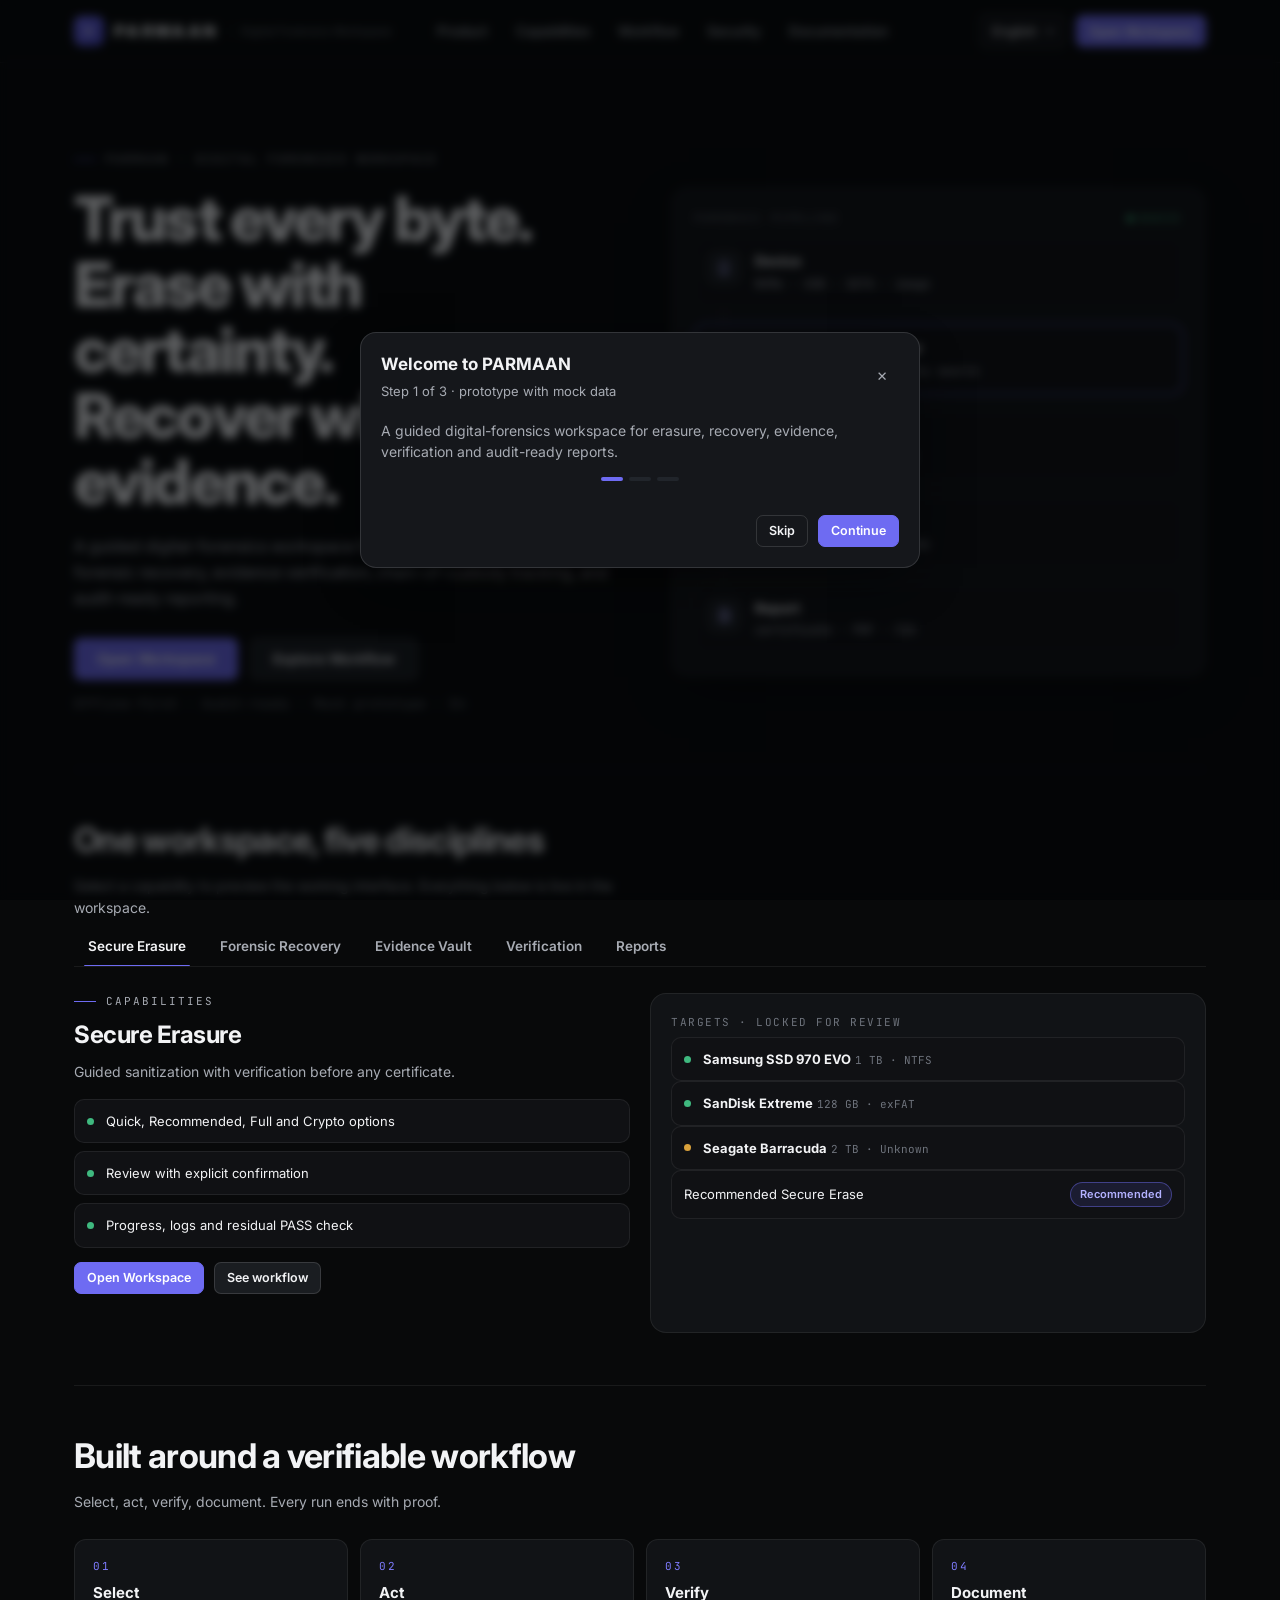
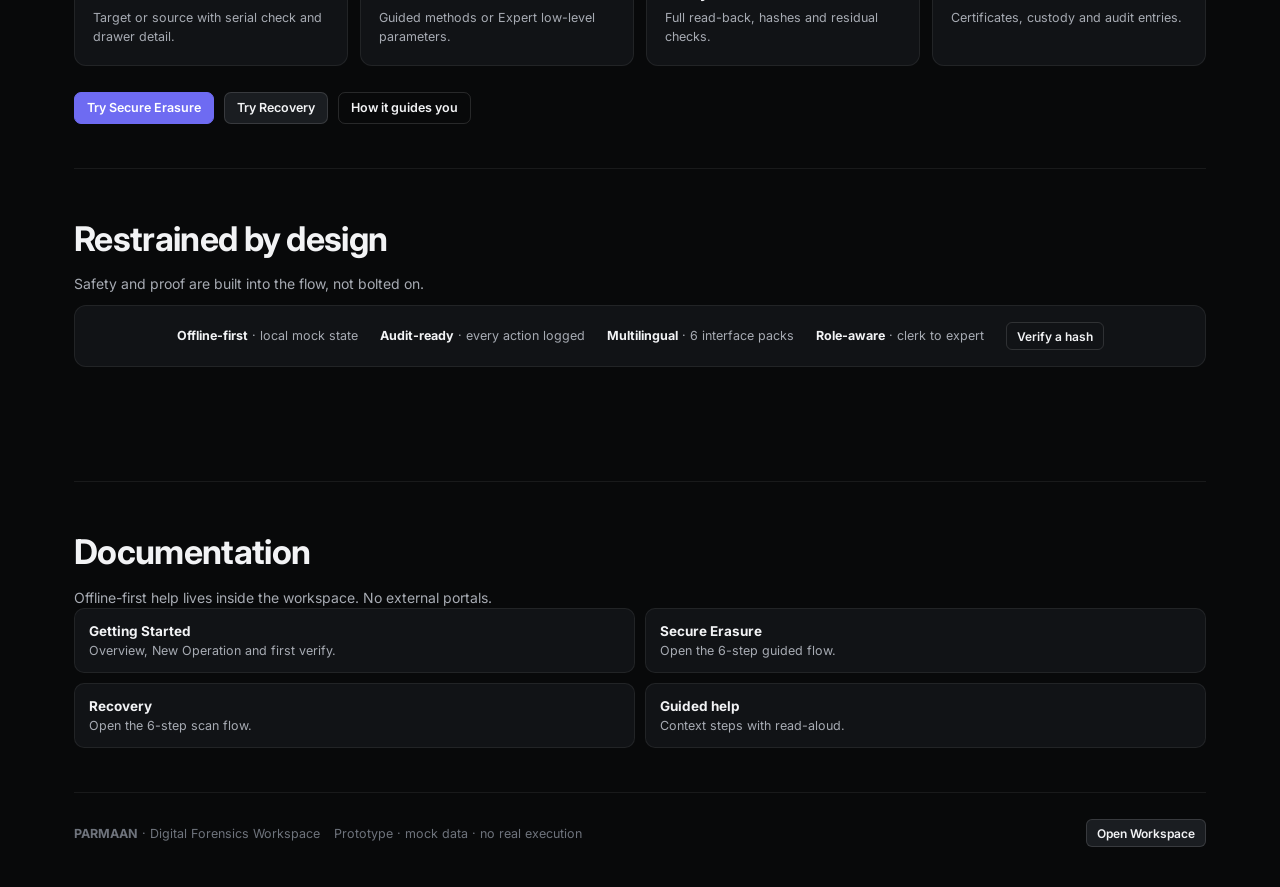
<file: index.html>
<!DOCTYPE html>
<html lang="en">
<head>
<meta charset="UTF-8">
<meta name="viewport" content="width=device-width, initial-scale=1">
<title>PARMAAN — Digital Forensics Workspace</title>
<meta name="description" content="PARMAAN — a guided digital-forensics workspace for secure data sanitization, forensic recovery, evidence verification, chain-of-custody tracking, and audit-ready reporting.">
<link rel="preconnect" href="https://fonts.googleapis.com">
<link rel="preconnect" href="https://fonts.gstatic.com" crossorigin>
<link href="https://fonts.googleapis.com/css2?family=Inter:wght@400;500;600;700;800&family=JetBrains+Mono:wght@400;500;600&family=Noto+Sans+Devanagari:wght@400;500;600;700&family=Noto+Sans+Bengali:wght@400;600&family=Noto+Sans+Tamil:wght@400;600&family=Noto+Sans+Telugu:wght@400;600&display=swap" rel="stylesheet">
<link rel="stylesheet" href="./style.css">
<link rel="icon" href="data:image/svg+xml,%3Csvg xmlns='http://www.w3.org/2000/svg' viewBox='0 0 32 32'%3E%3Crect width='32' height='32' rx='8' fill='%236E6BF2'/%3E%3Cpath d='M10 22V10h6.5c2.8 0 4.5 1.5 4.5 3.8 0 1.7-1 3-2.6 3.5L21.5 22h-3.4l-2.6-4.2H13V22h-3zm3-6.8h3.2c1.2 0 1.9-.6 1.9-1.5s-.7-1.5-1.9-1.5H13v3z' fill='white'/%3E%3C/svg%3E">
</head>
<body>
<a class="skip-link" href="#main-content">Skip to content</a>
<div id="app" aria-live="polite"></div>
<div id="overlay-root"></div>
<div id="toast-root" aria-live="assertive" aria-atomic="false"></div>
<script src="./data.js"></script>
<script src="./services.js"></script>
<script src="./app.js"></script>
</body>
</html>
</file>
<file: style.css>
/* PARMAAN — Digital Forensics Workspace · restrained dark system */
:root{
  --bg:#08090A; --bg2:#0B0C0E; --bg3:#101114;
  --s1:#111316; --s2:#15171B; --s3:#1A1D21; --s4:#21252B;
  --line:rgba(255,255,255,.07); --line2:rgba(255,255,255,.13);
  --txt:#F2F3F5; --mut:#A7ABB3; --dim:#6E737C;
  --acc:#6E6BF2; --acc-h:#7F7CFF; --acc-soft:rgba(110,107,242,.13); --acc-line:rgba(110,107,242,.45);
  --ok:#3FB97F; --ok-soft:rgba(63,185,127,.12);
  --warn:#D9A13B; --warn-soft:rgba(217,161,59,.12);
  --bad:#E0605E; --bad-soft:rgba(224,96,94,.12);
  --info:#5B9CF5; --info-soft:rgba(91,156,245,.12);
  --r-s:7px; --r-m:12px; --r-l:16px;
  --font:'Inter',system-ui,-apple-system,'Noto Sans Devanagari','Noto Sans Bengali','Noto Sans Tamil','Noto Sans Telugu',sans-serif;
  --mono:'JetBrains Mono',ui-monospace,SFMono-Regular,Menlo,monospace;
  --ease:cubic-bezier(.2,.7,.3,1);
  --shadow:0 18px 50px -18px rgba(0,0,0,.7);
}
*{box-sizing:border-box}
svg{box-sizing:border-box;vertical-align:middle}
html{background:var(--bg);scroll-behavior:smooth}
body{margin:0;background:var(--bg);color:var(--txt);font-family:var(--font);font-size:14px;line-height:1.55;-webkit-font-smoothing:antialiased;min-height:100vh}
::selection{background:rgba(110,107,242,.35)}
a{color:var(--acc-h)}
button{font-family:inherit}
:focus-visible{outline:2px solid var(--acc);outline-offset:2px;border-radius:6px}
.skip-link{position:fixed;left:-999px;top:8px;z-index:200;background:var(--acc);color:#fff;padding:8px 14px;border-radius:8px}
.skip-link:focus{left:8px}
.mono{font-family:var(--mono)}
.muted{color:var(--mut)} .dim{color:var(--dim)}
.sr{position:absolute;width:1px;height:1px;overflow:hidden;clip:rect(0 0 0 0);white-space:nowrap}

/* ---------- primitives ---------- */
.btn{display:inline-flex;align-items:center;justify-content:center;gap:8px;height:38px;padding:0 16px;border-radius:var(--r-s);border:1px solid var(--line2);background:var(--s3);color:var(--txt);font-size:13.5px;font-weight:600;cursor:pointer;transition:all .18s var(--ease);white-space:nowrap;text-decoration:none}
.btn:hover{border-color:rgba(255,255,255,.24);background:var(--s4);transform:translateY(-1px)}
.btn:active{transform:translateY(0)}
.btn:disabled{opacity:.42;cursor:not-allowed;transform:none}
.btn.primary{background:var(--acc);border-color:var(--acc);color:#fff}
.btn.primary:hover{background:var(--acc-h);border-color:var(--acc-h)}
.btn.danger{background:transparent;border-color:rgba(224,96,94,.5);color:#F08583}
.btn.danger:hover{background:var(--bad-soft)}
.btn.solid-danger{background:#C84B49;border-color:#C84B49;color:#fff}
.btn.ghost{background:transparent}
.btn.sm{height:32px;padding:0 12px;font-size:12.5px}
.btn.xs{height:28px;padding:0 10px;font-size:12px;border-radius:6px}
.btn.block{width:100%}
.btn svg{width:15px;height:15px;flex:none}
.icon-btn{display:inline-flex;align-items:center;justify-content:center;width:34px;height:34px;border-radius:var(--r-s);border:1px solid transparent;background:transparent;color:var(--mut);cursor:pointer;transition:all .15s var(--ease);position:relative}
.icon-btn:hover{background:var(--s3);color:var(--txt);border-color:var(--line)}
.icon-btn svg{width:17px;height:17px}
.icon-btn .dot{position:absolute;top:7px;right:8px;width:7px;height:7px;border-radius:50%;background:var(--acc);border:2px solid var(--bg2)}
.inp,.sel,textarea.inp{width:100%;background:var(--bg3);border:1px solid var(--line2);border-radius:var(--r-s);color:var(--txt);padding:9px 12px;font-size:13.5px;font-family:inherit;outline:none;transition:border-color .15s var(--ease),box-shadow .15s var(--ease)}
.inp:focus,.sel:focus,textarea.inp:focus{border-color:var(--acc);box-shadow:0 0 0 3px rgba(110,107,242,.22)}
.inp::placeholder{color:var(--dim)}
.sel{appearance:none;background-image:url("data:image/svg+xml,%3Csvg xmlns='http://www.w3.org/2000/svg' width='10' height='6'%3E%3Cpath d='M1 1l4 4 4-4' stroke='%23A7ABB3' fill='none' stroke-width='1.5'/%3E%3C/svg%3E");background-repeat:no-repeat;background-position:right 10px center;padding-right:28px;cursor:pointer;width:auto}
label.f{display:block;font-size:12px;font-weight:600;color:var(--mut);margin:0 0 6px}
.check{display:flex;gap:10px;align-items:flex-start;padding:10px 12px;border:1px solid var(--line);border-radius:var(--r-s);background:var(--bg3);cursor:pointer;font-size:13px;transition:border-color .15s}
.check:hover{border-color:var(--line2)}
.check input{accent-color:var(--acc);width:16px;height:16px;margin-top:2px;flex:none}
.badge{display:inline-flex;align-items:center;gap:6px;font-size:11px;font-weight:600;padding:3px 9px;border-radius:99px;border:1px solid var(--line2);color:var(--mut);white-space:nowrap}
.badge.ok{background:var(--ok-soft);border-color:rgba(63,185,127,.35);color:#6FD3A0}
.badge.warn{background:var(--warn-soft);border-color:rgba(217,161,59,.35);color:#E7BC66}
.badge.bad{background:var(--bad-soft);border-color:rgba(224,96,94,.35);color:#EE8B89}
.badge.info{background:var(--info-soft);border-color:rgba(91,156,245,.35);color:#8AB8F8}
.badge.acc{background:var(--acc-soft);border-color:var(--acc-line);color:#B3B1FF}
.tagchip{font-size:11px;font-weight:600;padding:2px 9px;border-radius:99px;background:var(--s3);border:1px solid var(--line2);color:var(--mut)}
.st-dot{width:7px;height:7px;border-radius:50%;flex:none}
.st-dot.ok{background:var(--ok)} .st-dot.warn{background:var(--warn)} .st-dot.bad{background:var(--bad)} .st-dot.info{background:var(--info)}

/* ---------- landing ---------- */
.land-nav{position:sticky;top:0;z-index:60;backdrop-filter:blur(14px);background:rgba(8,9,10,.78);border-bottom:1px solid var(--line)}
.land-nav-in{max-width:1180px;margin:0 auto;padding:0 24px;height:62px;display:flex;align-items:center;gap:26px}
.brand{display:flex;align-items:center;gap:10px;background:none;border:0;color:var(--txt);cursor:pointer;padding:0}
.brand-mark{width:30px;height:30px;border-radius:8px;background:linear-gradient(135deg,var(--acc),#4A48C7);display:grid;place-items:center;flex:none}
.brand-mark svg{width:17px;height:17px}
.brand-name{font-weight:800;font-size:16.5px;letter-spacing:.14em}
.brand-sub{font-size:11px;color:var(--dim);border-left:1px solid var(--line2);padding-left:10px;margin-left:2px}
.land-links{display:flex;gap:4px;margin-left:8px}
.land-links button{background:none;border:0;color:var(--mut);font-size:13.5px;font-weight:500;padding:8px 12px;border-radius:7px;cursor:pointer;transition:all .15s}
.land-links button:hover{color:var(--txt);background:var(--s2)}
.land-right{margin-left:auto;display:flex;align-items:center;gap:10px}
.land{max-width:1180px;margin:0 auto;padding:0 24px}
.hero{display:grid;gap:40px;padding:88px 0 56px}
@media(min-width:980px){.hero{grid-template-columns:1.02fr .98fr;align-items:center}}
.eyebrow{font-family:var(--mono);font-size:11px;letter-spacing:.18em;text-transform:uppercase;color:var(--mut);display:flex;align-items:center;gap:10px}
.eyebrow::before{content:"";width:22px;height:1px;background:var(--acc)}
.hero h1{font-size:clamp(38px,5.2vw,62px);line-height:1.06;letter-spacing:-.03em;margin:18px 0 0;font-weight:800}
.hero h1 .hl{color:#B3B1FF}
.lede{color:var(--mut);font-size:16px;line-height:1.65;max-width:54ch;margin:18px 0 0}
.hero-ctas{display:flex;gap:12px;flex-wrap:wrap;margin-top:26px}
.hero-ctas .btn{height:42px;padding:0 22px;font-size:14px}
.hero-note{font-size:12.5px;color:var(--dim);margin-top:14px;font-family:var(--mono)}
.pipe-card{background:var(--s1);border:1px solid var(--line);border-radius:var(--r-l);padding:22px;box-shadow:var(--shadow)}
.pipe-card-h{display:flex;align-items:center;gap:10px;font-family:var(--mono);font-size:11px;letter-spacing:.14em;text-transform:uppercase;color:var(--dim);margin-bottom:6px}
.pipe-card-h .live{margin-left:auto;display:flex;align-items:center;gap:6px;color:var(--ok)}
.pipe-card-h .live i{width:7px;height:7px;border-radius:50%;background:var(--ok);animation:blink 1.8s infinite}
@keyframes blink{50%{opacity:.3}}
.pipe{display:flex;flex-direction:column;gap:0;margin-top:10px}
.pnode{display:flex;gap:14px;align-items:flex-start;padding:13px 12px;border:1px solid var(--line);border-radius:var(--r-m);background:var(--bg3);position:relative;transition:border-color .2s}
.pnode .pn-ic{width:34px;height:34px;border-radius:9px;background:var(--s3);border:1px solid var(--line2);display:grid;place-items:center;flex:none;color:#B3B1FF}
.pnode .pn-ic svg{width:16px;height:16px}
.pnode b{font-size:13.5px;display:block}
.pnode span{font-size:12px;color:var(--mut);font-family:var(--mono)}
.pnode.active{border-color:var(--acc-line);box-shadow:0 0 0 1px var(--acc-line)}
.pnode.active .pn-ic{background:var(--acc-soft);border-color:var(--acc-line)}
.plink{width:1px;height:16px;background:var(--line2);margin-left:29px;position:relative;overflow:hidden}
.plink::after{content:"";position:absolute;left:0;top:-100%;width:100%;height:100%;background:var(--acc);animation:flow 2.2s infinite}
@keyframes flow{to{top:100%}}
.cap-tabs{display:flex;gap:6px;border-bottom:1px solid var(--line);margin-top:8px;overflow-x:auto}
.cap-tabs button{background:none;border:0;color:var(--mut);font-size:13.5px;font-weight:600;padding:12px 14px;cursor:pointer;position:relative;white-space:nowrap}
.cap-tabs button:hover{color:var(--txt)}
.cap-tabs button.on{color:var(--txt)}
.cap-tabs button.on::after{content:"";position:absolute;left:10px;right:10px;bottom:-1px;height:2px;background:var(--acc);border-radius:2px}
.cap-grid{display:grid;gap:20px;padding:26px 0 8px}
@media(min-width:980px){.cap-grid{grid-template-columns:1fr 1fr;align-items:start}}
.cap-preview{background:var(--s1);border:1px solid var(--line);border-radius:var(--r-l);padding:20px;min-height:340px}
.cap-copy h3{font-size:24px;letter-spacing:-.02em;margin:6px 0 8px}
.cap-copy p{color:var(--mut);margin:0 0 16px}
.cap-list{display:grid;gap:8px}
.cap-row{display:flex;gap:12px;align-items:center;padding:11px 12px;border:1px solid var(--line);border-radius:10px;background:var(--bg3);font-size:13px}
.timeline{display:grid;gap:12px;margin:26px 0}
@media(min-width:860px){.timeline{grid-template-columns:repeat(4,1fr)}}
.tl-card{background:var(--s1);border:1px solid var(--line);border-radius:var(--r-m);padding:18px}
.tl-card .n{font-family:var(--mono);font-size:11px;color:var(--acc-h);letter-spacing:.15em}
.tl-card b{display:block;font-size:15px;margin:6px 0 4px}
.tl-card p{font-size:12.5px;color:var(--mut);margin:0}
.strip{display:flex;flex-wrap:wrap;gap:10px 22px;align-items:center;justify-content:center;border:1px solid var(--line);border-radius:var(--r-m);padding:16px 20px;margin:10px 0 70px;background:var(--s1);font-size:12.5px;color:var(--mut)}
.strip b{color:var(--txt)}
.strip svg{width:14px;height:14px;color:var(--ok)}
.land-foot{border-top:1px solid var(--line);padding:26px 0 40px;display:flex;gap:14px;flex-wrap:wrap;align-items:center;color:var(--dim);font-size:12.5px}
.sec-h{font-size:clamp(24px,3vw,34px);letter-spacing:-.02em;margin:0}
.sec-sub{color:var(--mut);margin:8px 0 0;max-width:64ch}
section.land-sec{padding:44px 0;border-top:1px solid var(--line)}

/* ---------- workspace shell ---------- */
.ws{display:flex;min-height:100vh;background:var(--bg)}
.side{width:248px;flex:none;background:var(--bg2);border-right:1px solid var(--line);display:flex;flex-direction:column;position:sticky;top:0;height:100vh;transition:width .2s var(--ease);z-index:40}
.ws.collapsed .side{width:66px}
.side-top{padding:14px 12px 10px;border-bottom:1px solid var(--line)}
.ws-switch{width:100%;display:flex;align-items:center;gap:9px;background:var(--s2);border:1px solid var(--line);border-radius:10px;padding:8px 10px;color:var(--txt);cursor:pointer;margin-top:10px;font-size:12.5px;font-weight:600;transition:border-color .15s}
.ws-switch:hover{border-color:var(--line2)}
.ws-switch svg{width:14px;height:14px;color:var(--mut)}
.side nav{flex:1;overflow-y:auto;padding:10px 10px 14px}
.nav-sec{font-size:10.5px;font-weight:700;letter-spacing:.14em;color:var(--dim);padding:14px 10px 6px;text-transform:uppercase}
.nav-item{display:flex;align-items:center;gap:11px;width:100%;padding:8px 10px;border-radius:8px;border:1px solid transparent;background:none;color:var(--mut);font-size:13.5px;font-weight:500;cursor:pointer;text-align:left;transition:all .13s var(--ease);position:relative}
.nav-item:hover{background:var(--s2);color:var(--txt)}
.nav-item.on{background:var(--s3);color:var(--txt);border-color:var(--line)}
.nav-item.on::before{content:"";position:absolute;left:-10px;top:8px;bottom:8px;width:2px;background:var(--acc);border-radius:2px}
.nav-item svg{width:16px;height:16px;flex:none}
.nav-item.disabled{opacity:.45;cursor:not-allowed}
.side-bot{border-top:1px solid var(--line);padding:10px}
.ws.collapsed .lbl,.ws.collapsed .nav-sec,.ws.collapsed .ws-switch span,.ws.collapsed .brand-sub,.ws.collapsed .brand-name{display:none}
.ws.collapsed .nav-item{justify-content:center;padding:9px 0}
.main{flex:1;min-width:0;display:flex;flex-direction:column;height:100vh;overflow:hidden}
.topbar{height:58px;flex:none;display:flex;align-items:center;gap:12px;padding:0 20px;border-bottom:1px solid var(--line);background:rgba(11,12,14,.85);backdrop-filter:blur(10px);z-index:30}
.crumbs{display:flex;align-items:center;gap:8px;font-size:13px;color:var(--dim);min-width:0;overflow:hidden}
.crumbs button{background:none;border:0;color:var(--dim);cursor:pointer;font-size:13px;padding:2px 2px;white-space:nowrap}
.crumbs button:hover{color:var(--txt)}
.crumbs button.cur{color:var(--txt);font-weight:600}
.cmdk{flex:1;max-width:380px;height:34px;margin:0 auto;display:flex;align-items:center;gap:9px;background:var(--s1);border:1px solid var(--line);border-radius:8px;padding:0 12px;color:var(--dim);font-size:13px;cursor:pointer;transition:border-color .15s;overflow:hidden;box-sizing:border-box}
.cmdk:hover{border-color:var(--line2);color:var(--mut)}
.cmdk svg{width:14px;height:14px;min-width:14px;min-height:14px;max-width:14px;max-height:14px;flex:none;color:var(--dim)}
.cmdk-t{overflow:hidden;text-overflow:ellipsis;white-space:nowrap;flex:1;text-align:left}
.cmdk kbd{margin-left:8px;font-family:var(--mono);font-size:11px;border:1px solid var(--line2);border-radius:5px;padding:1px 7px;background:var(--bg3);flex:none;line-height:1.4}
.top-right{margin-left:auto;display:flex;align-items:center;gap:8px}
.conn{display:flex;align-items:center;gap:7px;font-size:12px;color:var(--mut);border:1px solid var(--line);border-radius:99px;padding:5px 12px;background:var(--s1);cursor:default}
.conn i{width:7px;height:7px;border-radius:50%;background:var(--ok)}
.env-pill{font-size:11px;color:var(--dim);border:1px dashed var(--line2);border-radius:99px;padding:5px 11px;cursor:help;background:transparent}
.mode-seg{display:flex;background:var(--s1);border:1px solid var(--line);border-radius:8px;padding:2px}
.mode-seg button{border:0;background:none;color:var(--mut);font-size:12px;font-weight:600;padding:5px 12px;border-radius:6px;cursor:pointer;transition:all .15s}
.mode-seg button.on{background:var(--s4);color:var(--txt);box-shadow:inset 0 0 0 1px var(--line2)}
.expert-banner{display:flex;align-items:center;justify-content:space-between;gap:14px;background:linear-gradient(90deg,rgba(110,107,242,.12) 0%,rgba(16,185,129,.08) 100%);border:1px solid rgba(110,107,242,.35);border-radius:var(--r-m);padding:12px 16px;margin-bottom:18px;animation:fadein .2s var(--ease);flex-wrap:wrap}
.expert-banner .eb-left{display:flex;align-items:center;gap:12px;flex-wrap:wrap}
.expert-banner .eb-title{font-size:13px;font-weight:600;color:var(--txt)}
.expert-banner .eb-actions{display:flex;align-items:center;gap:8px;flex-wrap:wrap;margin-left:auto}
.telemetry-strip{display:grid;grid-template-columns:repeat(4,1fr);gap:12px;margin-bottom:16px}
@media(max-width:1000px){.telemetry-strip{grid-template-columns:repeat(2,1fr)}}
@media(max-width:600px){.telemetry-strip{grid-template-columns:1fr}}
.telemetry-card{background:rgba(18,20,26,.85);border:1px solid rgba(110,107,242,.25);border-radius:10px;padding:12px 14px;position:relative;overflow:hidden}
.telemetry-card::before{content:"";position:absolute;left:0;top:0;bottom:0;width:3px;background:var(--acc)}
.telemetry-card.ok::before{background:var(--ok)}
.telemetry-card.info::before{background:var(--info)}
.telemetry-card.warn::before{background:var(--warn)}
.telemetry-card .tc-label{font-size:11px;letter-spacing:.08em;text-transform:uppercase;color:var(--dim);font-weight:700}
.telemetry-card .tc-val{font-size:18px;font-weight:800;font-family:var(--mono);color:var(--txt);margin:4px 0 2px}
.telemetry-card .tc-sub{font-size:11.5px;color:var(--mut);display:flex;align-items:center;gap:6px}
.hex-view-wrap{background:#060709;border:1px solid var(--line2);border-radius:8px;padding:12px;font-family:var(--mono);font-size:12px;line-height:1.6;overflow-x:auto}
.hex-view-row{display:flex;gap:14px;white-space:pre}
.hex-view-off{color:#6B7280;user-select:none;min-width:70px}
.hex-view-bytes{color:#93C5FD;letter-spacing:.05em}
.hex-view-ascii{color:#A7F3D0;border-left:1px solid #1E293B;padding-left:12px}
.avatar{width:32px;height:32px;border-radius:50%;background:linear-gradient(135deg,#3E3DA8,var(--acc));display:grid;place-items:center;font-size:12px;font-weight:700;color:#fff;border:1px solid var(--line2);cursor:pointer}
.content{flex:1;overflow-y:auto;padding:26px 28px 70px;animation:fadein .15s var(--ease)}
@keyframes fadein{from{opacity:0;transform:translateY(4px)}}
.page-head{display:flex;align-items:flex-end;gap:16px;flex-wrap:wrap;margin-bottom:20px}
.page-head h1{font-size:26px;letter-spacing:-.02em;margin:4px 0 2px}
.page-head p{color:var(--mut);font-size:13.5px;margin:0;max-width:68ch}
.page-head .sp{margin-left:auto;display:flex;gap:10px;flex-wrap:wrap}

/* cards / panels */
.grid{display:grid;gap:14px}
.grid.c2{grid-template-columns:repeat(2,1fr)} .grid.c3{grid-template-columns:repeat(3,1fr)} .grid.c4{grid-template-columns:repeat(4,1fr)}
@media(max-width:1100px){.grid.c4{grid-template-columns:repeat(2,1fr)}.grid.c3{grid-template-columns:repeat(2,1fr)}}
@media(max-width:760px){.grid.c2,.grid.c3,.grid.c4{grid-template-columns:1fr}}
.panel{background:var(--s1);border:1px solid var(--line);border-radius:var(--r-m);padding:18px}
.panel-h{display:flex;align-items:center;gap:10px;margin-bottom:12px}
.panel-h h2,.panel-h h3{font-size:14px;margin:0;font-weight:700}
.panel-h .sub{font-size:12px;color:var(--dim)}
.panel-h .right{margin-left:auto;display:flex;gap:8px;align-items:center}
.stat-card{background:var(--s1);border:1px solid var(--line);border-radius:var(--r-m);padding:16px}
.stat-card .k{font-size:12px;color:var(--mut);display:flex;align-items:center;gap:8px}
.stat-card .v{font-size:24px;font-weight:800;letter-spacing:-.02em;margin-top:4px}
.stat-card .d{font-size:12px;color:var(--dim);margin-top:2px}
.op-card{background:var(--s1);border:1px solid var(--line);border-radius:var(--r-m);padding:16px;display:flex;gap:14px;align-items:center;flex-wrap:wrap}
.op-card .ring{flex:none}
.prog{height:6px;background:var(--s4);border-radius:99px;overflow:hidden;min-width:120px;flex:1}
.prog i{display:block;height:100%;background:var(--acc);border-radius:99px;transition:width .5s var(--ease)}
.prog.ok i{background:var(--ok)} .prog.warn i{background:var(--warn)}

/* tables */
.tbl-wrap{border:1px solid var(--line);border-radius:var(--r-m);overflow:auto;background:var(--s1)}
table.tbl{width:100%;border-collapse:collapse;font-size:13px;min-width:720px}
.tbl thead th{text-align:left;font-size:10.5px;letter-spacing:.12em;text-transform:uppercase;color:var(--dim);font-weight:700;padding:11px 14px;border-bottom:1px solid var(--line);position:sticky;top:0;background:var(--s1);z-index:2;white-space:nowrap}
.tbl tbody td{padding:12px 14px;border-bottom:1px solid var(--line);vertical-align:middle}
.tbl tbody tr:last-child td{border-bottom:0}
.tbl tbody tr{transition:background .12s;cursor:pointer}
.tbl tbody tr:hover{background:rgba(255,255,255,.025)}
.tbl tbody tr.sel{background:var(--acc-soft)}
.hash{font-family:var(--mono);font-size:11.5px;color:var(--mut)}
.row-actions{display:flex;gap:4px;justify-content:flex-end}
.toolbar{display:flex;gap:10px;flex-wrap:wrap;align-items:center;margin-bottom:12px}
.toolbar .inp{max-width:260px}
.seg{display:flex;background:var(--s1);border:1px solid var(--line);border-radius:8px;padding:2px;gap:2px}
.seg button{border:0;background:none;color:var(--mut);font-size:12.5px;font-weight:600;padding:6px 13px;border-radius:6px;cursor:pointer}
.seg button.on{background:var(--s3);color:var(--txt);box-shadow:inset 0 0 0 1px var(--line2)}

/* stepper */
.stepper{display:flex;gap:6px;margin:4px 0 18px;overflow-x:auto;padding-bottom:2px}
.step{flex:1;min-width:120px;display:flex;gap:10px;align-items:center;padding:10px 12px;border:1px solid var(--line);border-radius:10px;background:var(--s1);cursor:pointer;transition:all .15s;text-align:left;color:var(--mut);font-size:12.5px}
.step .sn{width:24px;height:24px;border-radius:50%;border:1px solid var(--line2);display:grid;place-items:center;font-size:11px;font-family:var(--mono);flex:none}
.step b{display:block;font-size:12.5px;color:inherit}
.step small{color:var(--dim);font-size:11px}
.step.done{border-color:rgba(63,185,127,.35)} .step.done .sn{background:var(--ok-soft);border-color:rgba(63,185,127,.4);color:var(--ok)}
.step.on{border-color:var(--acc-line);background:var(--s2);color:var(--txt)} .step.on .sn{background:var(--acc);border-color:var(--acc);color:#fff}
.method-grid{display:grid;gap:12px}
@media(min-width:760px){.method-grid.c4{grid-template-columns:repeat(2,1fr)}}
@media(min-width:1200px){.method-grid.c4{grid-template-columns:repeat(4,1fr)}}
.method-card{text-align:left;background:var(--bg3);border:1px solid var(--line);border-radius:var(--r-m);padding:16px;cursor:pointer;transition:all .15s;color:var(--txt);position:relative}
.method-card:hover{border-color:var(--line2);transform:translateY(-1px)}
.method-card.sel{border-color:var(--acc);box-shadow:0 0 0 1px var(--acc)}
.method-card h4{margin:0 0 4px;font-size:14px}
.method-card p{margin:0 0 10px;font-size:12.5px;color:var(--mut)}
.method-card .meta{display:flex;flex-wrap:wrap;gap:6px;font-size:11px;color:var(--dim);font-family:var(--mono)}
.warn-box{border:1px solid rgba(217,161,59,.4);background:var(--warn-soft);border-radius:10px;padding:13px 15px;font-size:13px;color:#EBD3A3}
.danger-box{border:1px solid rgba(224,96,94,.4);background:var(--bad-soft);border-radius:10px;padding:13px 15px;font-size:13px;color:#F0A8A6}
.ok-box{border:1px solid rgba(63,185,127,.4);background:var(--ok-soft);border-radius:10px;padding:13px 15px;font-size:13px;color:#A9E5C6}
.log{background:#060708;border:1px solid var(--line);border-radius:10px;padding:13px 14px;font-family:var(--mono);font-size:11.5px;line-height:1.85;color:#9FB3C8;max-height:230px;overflow-y:auto}
.log .t{color:var(--dim)} .log .ok{color:var(--ok)} .log .hl{color:#D7D5FF}
.ring-wrap{display:flex;gap:18px;align-items:center;flex-wrap:wrap}
.ring{width:92px;height:92px;flex:none}

/* evidence browser */
.browser{display:grid;gap:0;border:1px solid var(--line);border-radius:var(--r-m);overflow:hidden;background:var(--s1)}
@media(min-width:1080px){.browser{grid-template-columns:220px 1fr 300px}}
.btree{border-right:1px solid var(--line);padding:12px;max-height:560px;overflow-y:auto}
.btree button{display:flex;width:100%;gap:8px;align-items:center;background:none;border:0;color:var(--mut);font-size:12.5px;padding:7px 9px;border-radius:7px;cursor:pointer}
.btree button:hover{background:var(--s2);color:var(--txt)} .btree button.on{background:var(--s3);color:var(--txt)}
.bmain{padding:0;min-width:0}
.bmain .tbl-wrap{border:0;border-radius:0}
.bins{border-left:1px solid var(--line);padding:0;max-height:560px;overflow-y:auto;background:var(--bg2)}
@media(max-width:1079px){.btree{border-right:0;border-bottom:1px solid var(--line);max-height:none}.bins{border-left:0;border-top:1px solid var(--line);max-height:none}}
.ins-tabs{display:flex;gap:2px;border-bottom:1px solid var(--line);padding:8px 10px 0;position:sticky;top:0;background:var(--bg2);z-index:2}
.ins-tabs button{background:none;border:0;color:var(--mut);font-size:12px;font-weight:600;padding:8px 10px;cursor:pointer;border-bottom:2px solid transparent}
.ins-tabs button.on{color:var(--txt);border-bottom-color:var(--acc)}
.ins-body{padding:14px}
.hex{font-family:var(--mono);font-size:10.5px;line-height:1.8;color:#9FB3C8}
.hex .off{color:var(--dim)}
.preview-ph{border:1px solid var(--line);border-radius:10px;background:var(--bg3);min-height:150px;display:grid;place-items:center;color:var(--dim);font-size:12.5px;padding:18px;text-align:center}

/* overlays: modal / drawer / palette / menus */
.overlay{position:fixed;inset:0;z-index:100;background:rgba(3,4,5,.62);backdrop-filter:blur(5px);display:flex;align-items:center;justify-content:center;padding:20px;animation:fadein .18s var(--ease)}
.modal{width:100%;max-width:560px;max-height:88vh;overflow-y:auto;background:var(--s2);border:1px solid var(--line2);border-radius:var(--r-l);box-shadow:var(--shadow);animation:pop .2s var(--ease)}
.modal.lg{max-width:760px}
@keyframes pop{from{transform:scale(.97) translateY(8px);opacity:0}}
.modal-h{display:flex;align-items:center;gap:12px;padding:18px 20px 0}
.modal-h h2{font-size:17px;margin:0}
.modal-h p{font-size:13px;color:var(--mut);margin:4px 0 0}
.modal-b{padding:18px 20px 20px}
.modal-f{display:flex;gap:10px;justify-content:flex-end;padding:0 20px 20px;flex-wrap:wrap}
.drawer-veil{position:fixed;inset:0;z-index:100;background:rgba(3,4,5,.5);animation:fadein .18s}
.drawer{position:fixed;top:0;right:0;bottom:0;z-index:101;width:min(440px,100vw);background:var(--bg2);border-left:1px solid var(--line2);box-shadow:var(--shadow);display:flex;flex-direction:column;animation:slidein .22s var(--ease)}
@keyframes slidein{from{transform:translateX(40px);opacity:0}}
.drawer-h{display:flex;align-items:flex-start;gap:10px;padding:18px 18px 14px;border-bottom:1px solid var(--line)}
.drawer-h h2{font-size:15px;margin:0}
.drawer-h .sub{font-size:12px;color:var(--dim);font-family:var(--mono);margin-top:3px}
.drawer-b{flex:1;overflow-y:auto;padding:16px 18px}
.drawer-f{border-top:1px solid var(--line);padding:14px 18px;display:flex;gap:10px;flex-wrap:wrap}
.kv{display:grid;grid-template-columns:130px 1fr;gap:8px 12px;font-size:12.5px;padding:10px 0;border-bottom:1px solid var(--line)}
.kv dt{color:var(--dim)} .kv dd{margin:0;color:var(--txt);word-break:break-word}
.kv dd.mono{font-size:11.5px}
.palette{width:100%;max-width:620px;background:var(--s2);border:1px solid var(--line2);border-radius:14px;box-shadow:var(--shadow);overflow:hidden;animation:pop .18s var(--ease);max-height:80vh;display:flex;flex-direction:column}
.palette input{background:transparent;border:0;color:var(--txt);font-size:15px;padding:16px 18px;outline:none;width:100%;font-family:inherit;border-bottom:1px solid var(--line)}
.palette-list{overflow-y:auto;padding:8px}
.palette-item{display:flex;gap:12px;align-items:center;width:100%;text-align:left;background:none;border:0;color:var(--txt);padding:10px 12px;border-radius:9px;cursor:pointer;font-size:13.5px}
.palette-item small{margin-left:auto;color:var(--dim);font-family:var(--mono);font-size:11px}
.palette-item svg{width:15px;height:15px;color:var(--mut)}
.palette-item.on,.palette-item:hover{background:var(--s3)}
.menu{position:fixed;z-index:120;background:var(--s3);border:1px solid var(--line2);border-radius:10px;box-shadow:var(--shadow);padding:6px;min-width:210px;animation:pop .15s var(--ease)}
.menu button{display:flex;gap:10px;align-items:center;width:100%;text-align:left;background:none;border:0;color:var(--txt);font-size:13px;padding:9px 11px;border-radius:7px;cursor:pointer}
.menu button:hover{background:var(--s4)} .menu button.danger{color:#F08583}
.menu button svg{width:14px;height:14px;color:var(--mut)}
.menu .msep{height:1px;background:var(--line);margin:5px 8px}
.menu .mhead{font-size:10.5px;letter-spacing:.1em;text-transform:uppercase;color:var(--dim);padding:7px 11px 3px;font-weight:700}
#toast-root{position:fixed;bottom:22px;right:22px;z-index:200;display:flex;flex-direction:column;gap:9px;max-width:min(360px,calc(100vw - 40px))}
.toast{display:flex;gap:11px;align-items:flex-start;background:var(--s3);border:1px solid var(--line2);border-radius:12px;padding:12px 14px;font-size:13px;box-shadow:var(--shadow);animation:slidein .22s var(--ease)}
.toast b{display:block;font-size:13px} .toast span{color:var(--mut);font-size:12.5px}
.toast .ti{width:28px;height:28px;border-radius:8px;display:grid;place-items:center;flex:none}
.toast .ti svg{width:14px;height:14px}
.toast.ok .ti{background:var(--ok-soft);color:var(--ok)} .toast.warn .ti{background:var(--warn-soft);color:var(--warn)} .toast.err .ti{background:var(--bad-soft);color:var(--bad)} .toast.info .ti{background:var(--info-soft);color:var(--info)}

/* timeline / activity */
.tl{position:relative;margin:6px 0 0 6px;padding-left:22px;border-left:1px solid var(--line2);display:flex;flex-direction:column;gap:16px}
.tl-ev{position:relative;cursor:pointer;border:1px solid transparent;border-radius:10px;padding:2px 8px 2px 0;transition:background .13s;text-align:left;background:none;color:var(--txt);width:100%;font-size:13px}
.tl-ev:hover{background:var(--s2)}
.tl-ev::before{content:"";position:absolute;left:-27px;top:5px;width:9px;height:9px;border-radius:50%;background:var(--s4);border:2px solid var(--dim)}
.tl-ev.ok::before{background:var(--ok);border-color:var(--ok)} .tl-ev.warn::before{background:var(--warn);border-color:var(--warn)} .tl-ev.info::before{background:var(--info);border-color:var(--info)}
.tl-ev .tt{font-size:11px;color:var(--dim);font-family:var(--mono)}
.skel{border-radius:8px;background:linear-gradient(90deg,var(--s2) 25%,var(--s3) 50%,var(--s2) 75%);background-size:200% 100%;animation:sh 1.1s infinite linear;min-height:14px}
@keyframes sh{to{background-position:-200% 0}}
.empty{border:1px dashed var(--line2);border-radius:var(--r-m);padding:38px 24px;text-align:center;background:var(--s1)}
.empty .eic{width:44px;height:44px;border-radius:12px;background:var(--s3);border:1px solid var(--line2);display:grid;place-items:center;margin:0 auto 12px;color:var(--mut)}
.empty .eic svg{width:20px;height:20px}
.empty h3{margin:0 0 6px;font-size:15px} .empty p{color:var(--mut);font-size:13px;margin:0 0 16px;max-width:46ch;margin-left:auto;margin-right:auto}

/* reports A4 */
.a4{background:#F4F2EC;color:#1A1B1E;border-radius:8px;padding:40px 44px;max-width:720px;margin:0 auto;font-size:13px;box-shadow:var(--shadow)}
.a4 h1{font-size:22px;margin:0;letter-spacing:-.01em;color:#141519}
.a4 .a4sub{font-size:11px;letter-spacing:.14em;text-transform:uppercase;color:#6B6E76;font-family:var(--mono);margin-top:6px}
.a4 table{width:100%;border-collapse:collapse;margin:16px 0;font-size:12px}
.a4 td,.a4 th{border:1px solid #D8D5CB;padding:7px 10px;text-align:left}
.a4 th{background:#EAE7DE;font-size:10px;letter-spacing:.1em;text-transform:uppercase}
.a4 .seal{display:inline-block;border:2px solid #2F6B4F;color:#2F6B4F;font-weight:800;letter-spacing:.2em;padding:6px 16px;border-radius:6px;transform:rotate(-3deg);font-size:13px}

/* guide / help / lock / onboarding */
.guide-sec{border:1px solid var(--line);border-radius:10px;padding:14px;background:var(--s1);margin-bottom:12px}
.guide-sec h4{margin:0 0 8px;font-size:13px}
.guide-sec ol{margin:0;padding-left:18px;color:var(--mut);font-size:13px;display:grid;gap:6px}
.help-grid{display:grid;gap:10px}
@media(min-width:720px){.help-grid{grid-template-columns:repeat(2,1fr)}}
.help-card{text-align:left;background:var(--s1);border:1px solid var(--line);border-radius:10px;padding:14px;cursor:pointer;color:var(--txt)}
.help-card:hover{border-color:var(--line2)} .help-card b{font-size:13.5px} .help-card p{font-size:12.5px;color:var(--mut);margin:4px 0 0}
.lock-veil{position:fixed;inset:0;z-index:300;background:rgba(5,6,7,.94);backdrop-filter:blur(10px);display:flex;align-items:center;justify-content:center;padding:20px}
.lock-card{text-align:center;max-width:380px}
.onb-dots{display:flex;gap:6px;justify-content:center;margin:14px 0}
.onb-dots i{width:22px;height:4px;border-radius:99px;background:var(--s4)}
.onb-dots i.on{background:var(--acc)}

/* dropzone */
.drop{border:1.5px dashed var(--line2);border-radius:var(--r-m);padding:34px 22px;text-align:center;background:var(--s1);cursor:pointer;transition:all .15s}
.drop:hover,.drop.over{border-color:var(--acc);background:var(--acc-soft)}
.verdict{text-align:center;padding:22px;border-radius:var(--r-m);border:1px solid var(--line2)}
.verdict.match{border-color:rgba(63,185,127,.5);background:var(--ok-soft)}
.verdict.mismatch{border-color:rgba(224,96,94,.55);background:var(--bad-soft)}
.verdict .big{font-size:20px;font-weight:800;letter-spacing:.12em}

/* settings */
.set-tabs{display:flex;gap:4px;flex-wrap:wrap;border-bottom:1px solid var(--line);margin-bottom:18px}
.set-tabs button{background:none;border:0;color:var(--mut);font-size:13px;font-weight:600;padding:10px 13px;cursor:pointer;border-bottom:2px solid transparent}
.set-tabs button.on{color:var(--txt);border-bottom-color:var(--acc)}
.set-row{display:flex;gap:14px;align-items:center;justify-content:space-between;padding:14px 2px;border-bottom:1px solid var(--line);font-size:13.5px}
.set-row:last-child{border-bottom:0}
.set-row small{display:block;color:var(--dim);font-size:12px;margin-top:2px}
.toggle{width:40px;height:23px;border-radius:99px;background:var(--s4);border:1px solid var(--line2);position:relative;cursor:pointer;flex:none;transition:background .15s}
.toggle::after{content:"";position:absolute;top:2px;left:2px;width:17px;height:17px;border-radius:50%;background:#fff;transition:left .15s}
.toggle[aria-checked="true"]{background:var(--acc);border-color:var(--acc)}
.toggle[aria-checked="true"]::after{left:19px}

/* context bar under topbar for mobile */
.m-nav{display:none;border-bottom:1px solid var(--line);background:var(--bg2);padding:8px 12px;gap:6px;overflow-x:auto}
.m-nav button{flex:none;background:var(--s2);border:1px solid var(--line);color:var(--mut);font-size:12px;font-weight:600;padding:7px 12px;border-radius:99px;cursor:pointer}
.m-nav button.on{color:var(--txt);border-color:var(--acc-line);background:var(--acc-soft)}

/* responsive */
@media(max-width:1300px){
  .conn span.conn-t{display:none}
}
@media(max-width:1100px){
  .side{position:fixed;left:0;top:0;bottom:0;transform:translateX(-100%);transition:transform .22s var(--ease);width:248px!important}
  .ws.side-open .side{transform:none;box-shadow:var(--shadow)}
  .ws.collapsed .lbl,.ws.collapsed .nav-sec,.ws.collapsed .ws-switch span,.ws.collapsed .brand-sub,.ws.collapsed .brand-name{display:inline}
  .side-veil{position:fixed;inset:0;z-index:39;background:rgba(0,0,0,.5)}
  #btn-burger{display:inline-flex!important}
  .land-links{display:none}
  .env-pill{display:none}
}
@media(max-width:760px){
  .content{padding:18px 14px 70px}
  .topbar{padding:0 10px;gap:6px}
  .cmdk{max-width:none;height:32px;padding:0 8px;gap:6px}
  .cmdk .cmdk-t{display:none}
  .m-nav{display:flex}
  .conn{display:none}
  .mode-seg button{padding:4px 8px;font-size:11px}
  .hero{padding:56px 0 36px}
  .drawer{width:100vw}
  #toast-root{left:12px;right:12px;bottom:12px;max-width:none}
}
#btn-burger{display:none}
@media(prefers-reduced-motion:reduce){
  *,*::before,*::after{animation-duration:.01ms!important;transition-duration:.01ms!important}
  html{scroll-behavior:auto}
}
::-webkit-scrollbar{width:10px;height:10px}
::-webkit-scrollbar-thumb{background:#2A2E35;border-radius:99px;border:2px solid var(--bg)}
::-webkit-scrollbar-track{background:transparent}
</file>
